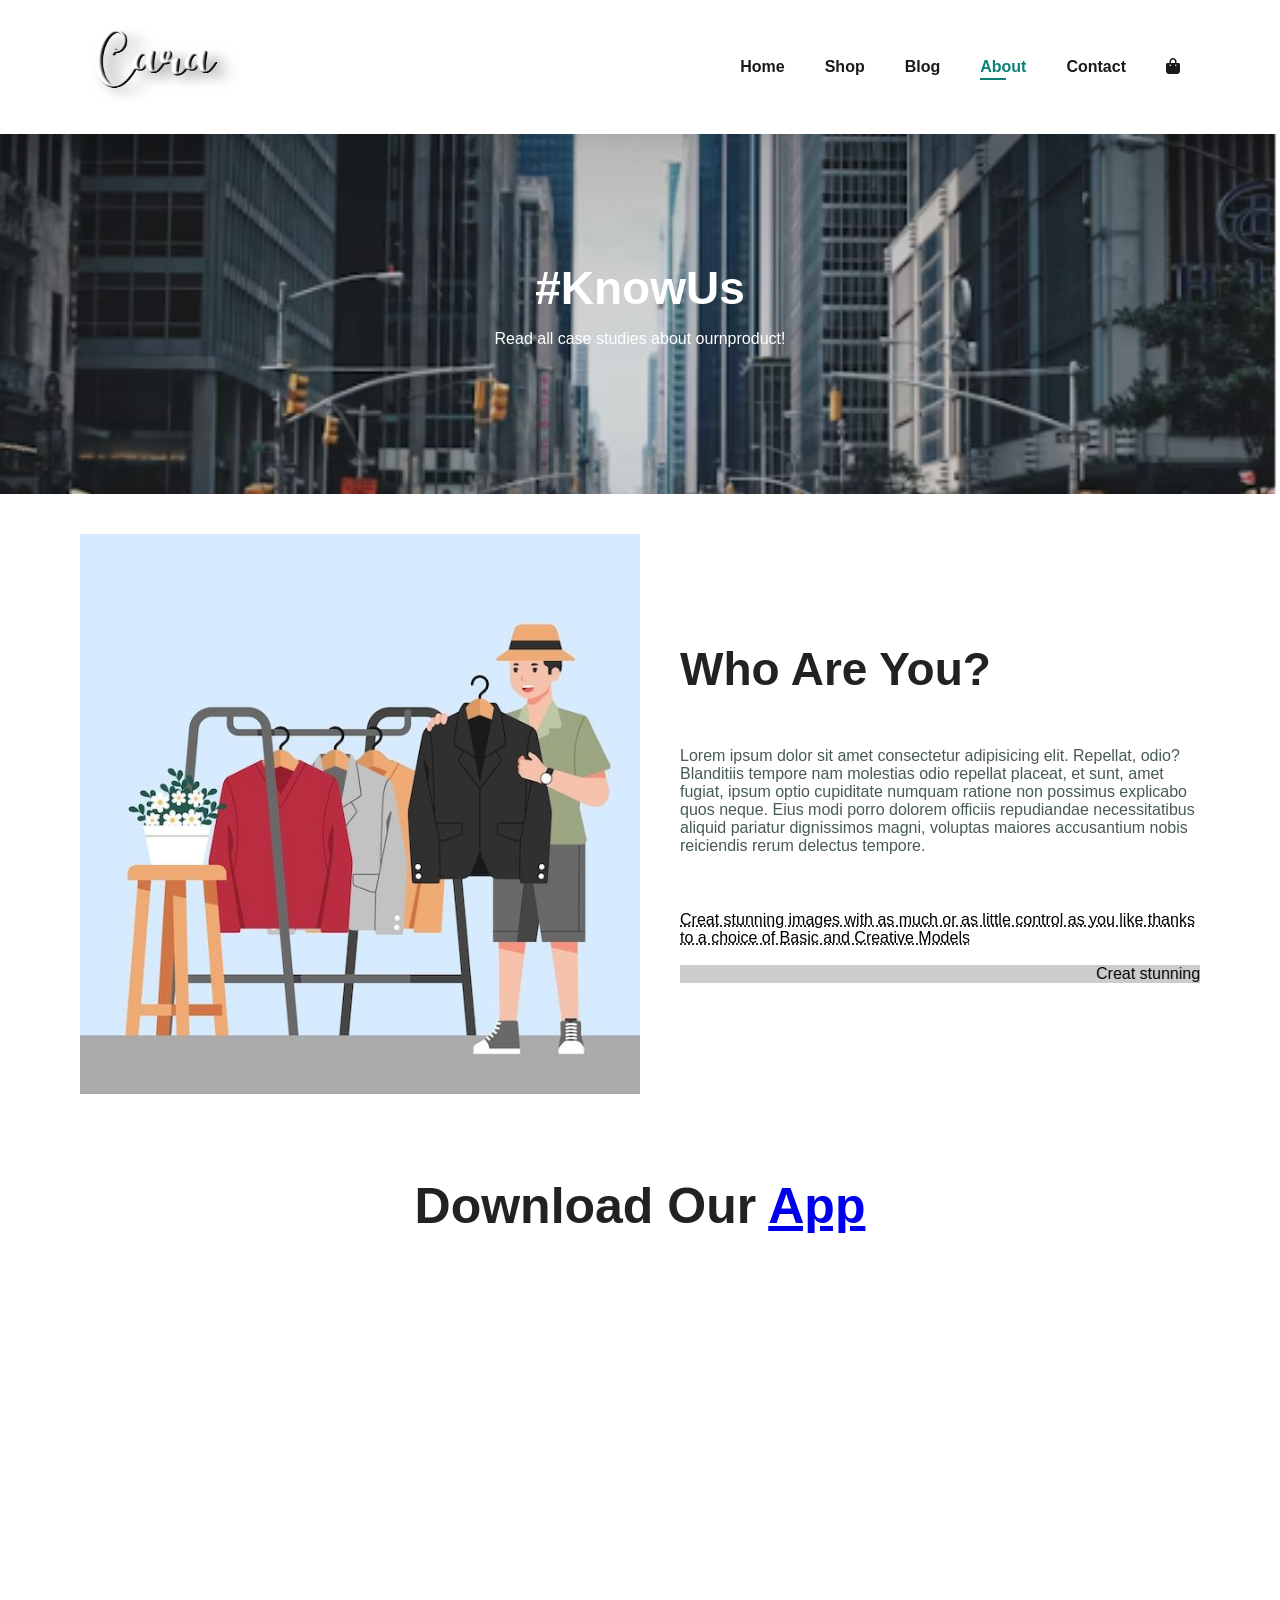
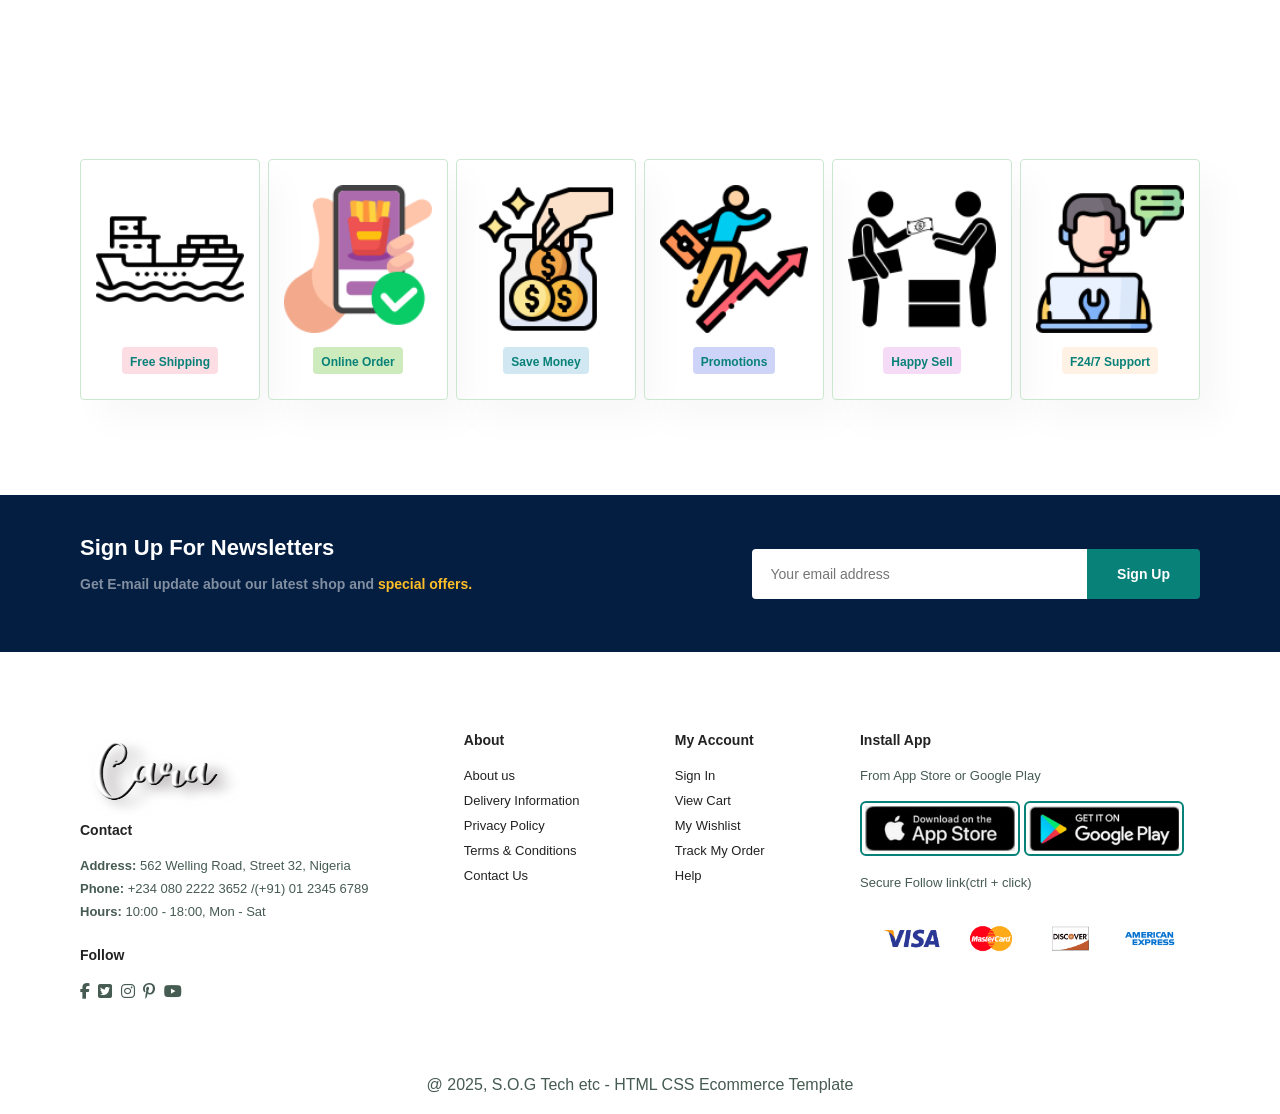
<file: about.html>
<!DOCTYPE html>
<html lang="en">
<head>
    <meta charset="UTF-8">
    <meta name="viewport" content="width=device-width, initial-scale=1.0">
    <title>S.O.G.codes Ecommerce site</title>
    <link rel="stylesheet" href="./style.css">
    <link rel="stylesheet" href="https://cdnjs.cloudflare.com/ajax/libs/font-awesome/6.7.2/css/all.min.css" integrity="sha512-Evv84Mr4kqVGRNSgIGL/F/aIDqQb7xQ2vcrdIwxfjThSH8CSR7PBEakCr51Ck+w+/U6swU2Im1vVX0SVk9ABhg==" crossorigin="anonymous" referrerpolicy="no-referrer" />
</head>
<body>
    
   <section id="header">
        <a href="#"><img src="images/Cara-7-2-2025 (1).png" class="logo" alt=""></a>

        <div>
            <ul id="navbar">
                <li><a href="index.html">Home</a></li>
                <li><a  href="shop.html">Shop</a></li>
                <li><a   href="blog.html">Blog</a></li>
                <li><a class="active" href="about.html">About</a></li>
                <li><a href="contact.html">Contact</a></li>
                <li><a id="lg-bag" href="cart.html"><i class="fa-solid fa-bag-shopping"></i></i></a></li>
                <a href="#" id="close" ><i class="fa-regular fa-circle-xmark"></i></a>
            </ul>
        </div>
        <div id="mobile">
            <a style="color: black;" href="cart.html"><i class="fa-solid fa-bag-shopping"></i></i></a>
            <i id="bar" class="fa-solid fa-outdent"></i>
        </div>
   </section>

   <section id="page-header" class="about-header">
        <h2>#KnowUs</h2>

        <p>Read all case studies about ournproduct! </p>
   </section>

   <section id="about-head" class="section-p1">
        <img src="images/tw2f9506b674cca37db0cd964be3420cd32.jpg" alt="">
        <div>
            <h2>Who Are You?</h2>
            <br>
            <br>
            <p>Lorem ipsum dolor sit amet consectetur adipisicing elit. Repellat, odio? Blanditiis tempore nam molestias odio repellat placeat, et sunt, amet fugiat, ipsum optio cupiditate numquam ratione non possimus explicabo quos neque. Eius modi porro dolorem officiis repudiandae necessitatibus aliquid pariatur dignissimos magni, voluptas maiores accusantium nobis reiciendis rerum delectus tempore.</p>

            <br>
            <br>
            <abbr title="">Creat stunning images with as much or as little control as you like thanks to a choice of Basic and Creative Models</abbr>
            <br>
            <br>
            <marquee bgcolor="#ccc" loop="-1" scrollamount="5" width="100%">Creat stunning images with as much or as little control as you like thanks to a choice of Basic and Creative Models</marquee>
        </div>
   </section>

   <section id="about-app" class="section-p1">
    <h1>Download Our <a href="#">App</a> </h1>
    <div class="video">
        <video autoplay muted loop src="images/Wa Video 2025-12-10 at 21.36.11_726a0767.mp4"></video>
    </div>
   </section>

   <section id="feature" class="section-p1"> 
        <div class="fe-box">
            <img src="images/image copy.png" alt="">
            <h6 class="col-1">Free Shipping</h6>
        </div>
        <div class="fe-box">
            <img src="images/image.png" alt="">
            <h6 class="col-2">Online Order</h6>
        </div>
        <div class="fe-box">
            <img src="images/image copy 2.png" alt="">
            <h6 class="col-3">Save Money</h6>
        </div>
        <div class="fe-box">
            <img src="images/1589592.png" alt="">
            <h6 class="col-4">Promotions</h6>
        </div>
        <div class="fe-box">
            <img src="images/9930001.png" alt="">
            <h6 class="col-5">Happy Sell</h6>
        </div>
        <div class="fe-box">
            <img src="images/4233834.png" alt="">
            <h6 class="col-6">F24/7 Support</h6>
        </div>
   </section>

   <section id="newslatter" class="section-p1 section-m1">
    <div class="newstext">
        <h4>Sign Up For Newsletters</h4>
        <p>Get E-mail update about our latest shop and <span>special offers.</span></p>
    </div>
    <div class="form">
        <input type="text" placeholder="Your email address">
        <button class="normal">Sign Up</button>
    </div>
   </section>


   <footer class="section-p1">
    <div class="col">
        <img class="logo" src="images/Cara-7-2-2025 (1).png" alt="">
        <h4>Contact</h4>
        <p><strong>Address:</strong> 562 Welling Road, Street 32, Nigeria</p>
        <p><strong>Phone:</strong> +234 080 2222 3652 /(+91) 01 2345 6789</p>
        <p><strong>Hours:</strong> 10:00 - 18:00, Mon - Sat</p>
        <div class="follow">
            <h4>Follow</h4>
            <div class="icon">
                <i class="fa-brands fa-facebook-f"></i>
                <i class="fa-brands fa-square-twitter"></i>
                <i class="fa-brands fa-instagram"></i>
                <i class="fa-brands fa-pinterest-p"></i>
                <i class="fa-brands fa-youtube"></i>
            </div>
        </div>
    </div>
    <div class="col">
        <h4>About</h4>
        <a href="#">About us</a>
        <a href="#">Delivery Information</a>
        <a href="#">Privacy Policy</a>
        <a href="#">Terms & Conditions</a>
        <a href="#">Contact Us</a>
    </div>
    <div class="col">
        <h4>My Account</h4>
        <a href="#">Sign In</a>
        <a href="#">View Cart</a>
        <a href="#">My Wishlist</a>
        <a href="#">Track My Order</a>
        <a href="#">Help</a>
    </div>

    <div class="col install">
        <h4>Install App</h4>
        <p>From App Store or Google Play</p>
        <div class="row">
            <img src="images/Screenshot 2025-07-07 124717.png" alt="">
            <img src="images/Screenshot 2025-07-07 124629.png" alt="">
        </div>
        <p>Secure Follow link(ctrl + click)</p>
        <img src="images/png-clipart-logo-visa-credit-card-business-visa-text-trademark-background.png" alt="">
    </div>

    

   </footer>

   <div class="copyright">
        <p>@ 2025, S.O.G Tech etc - HTML CSS Ecommerce Template</p>
    </div>


    <script src="./script.js"></script>
    <script src="./all.js"></script>
</body>
</html>
</file>
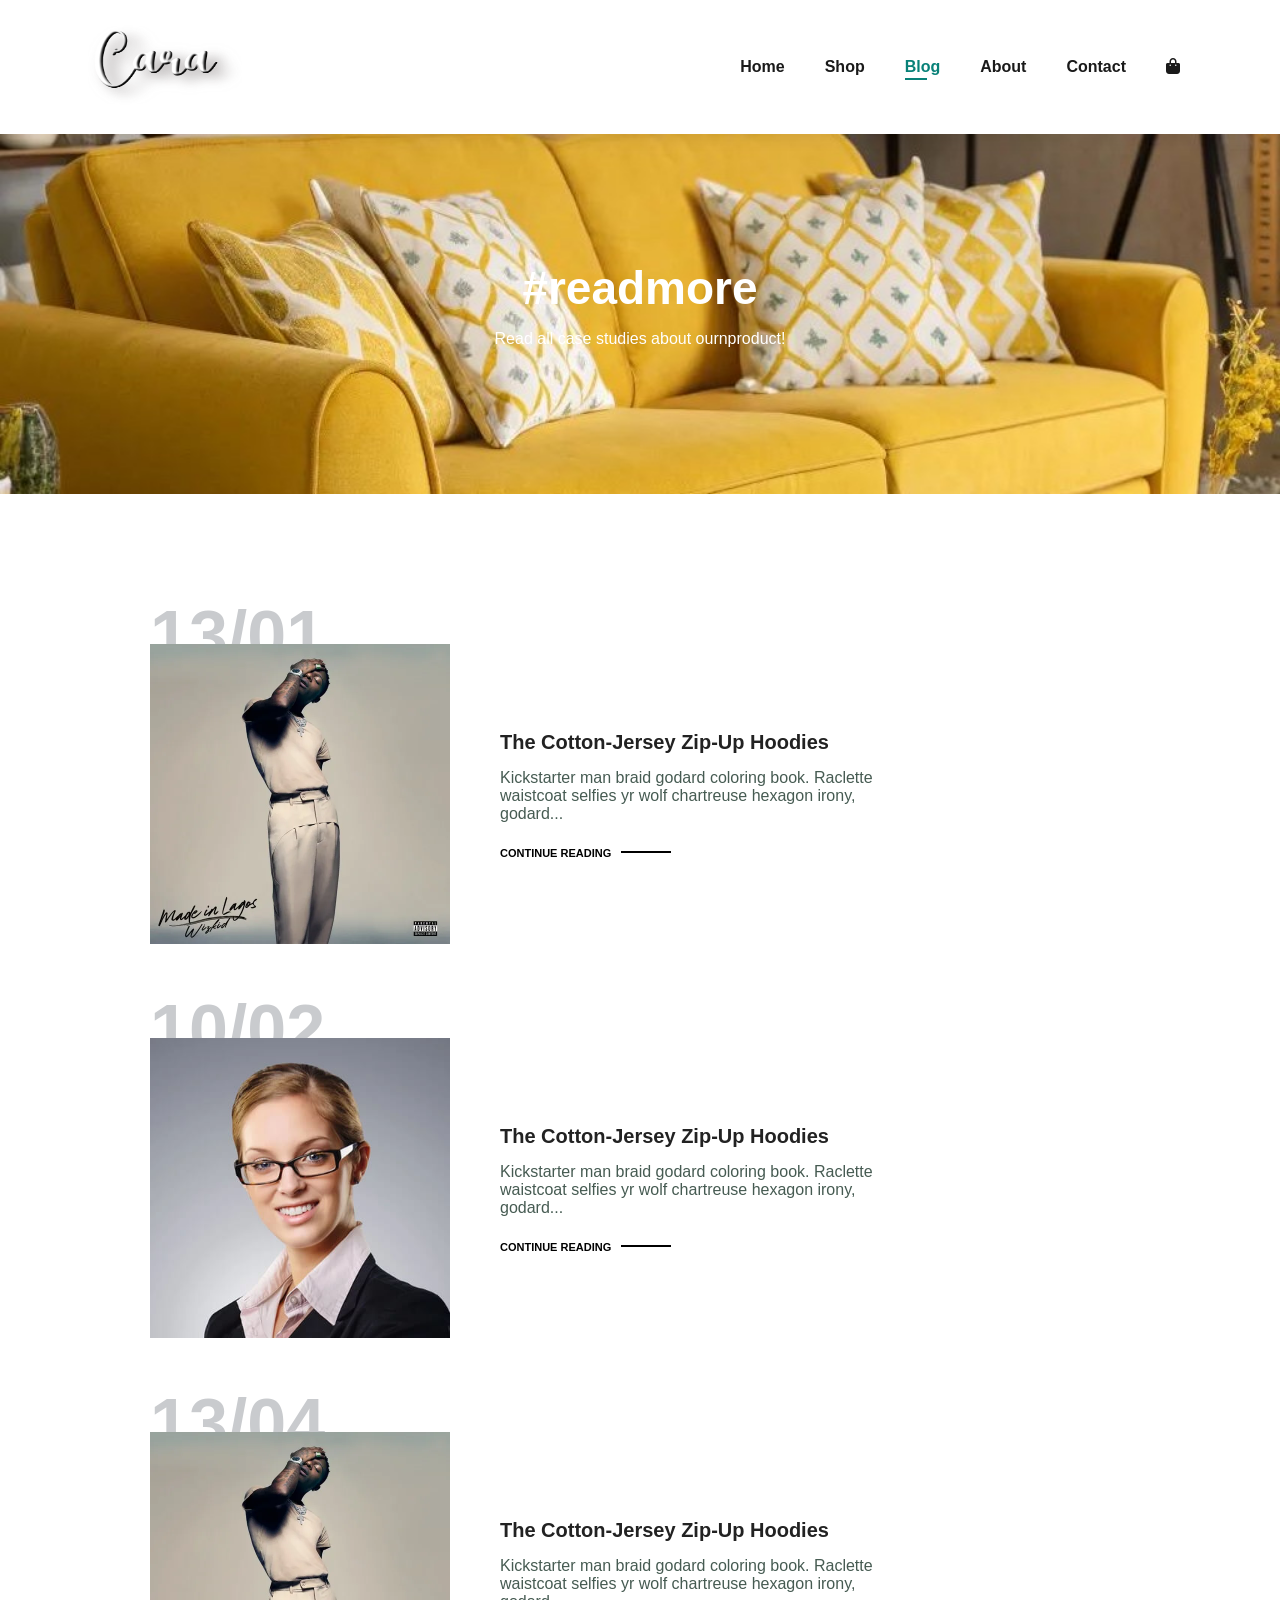
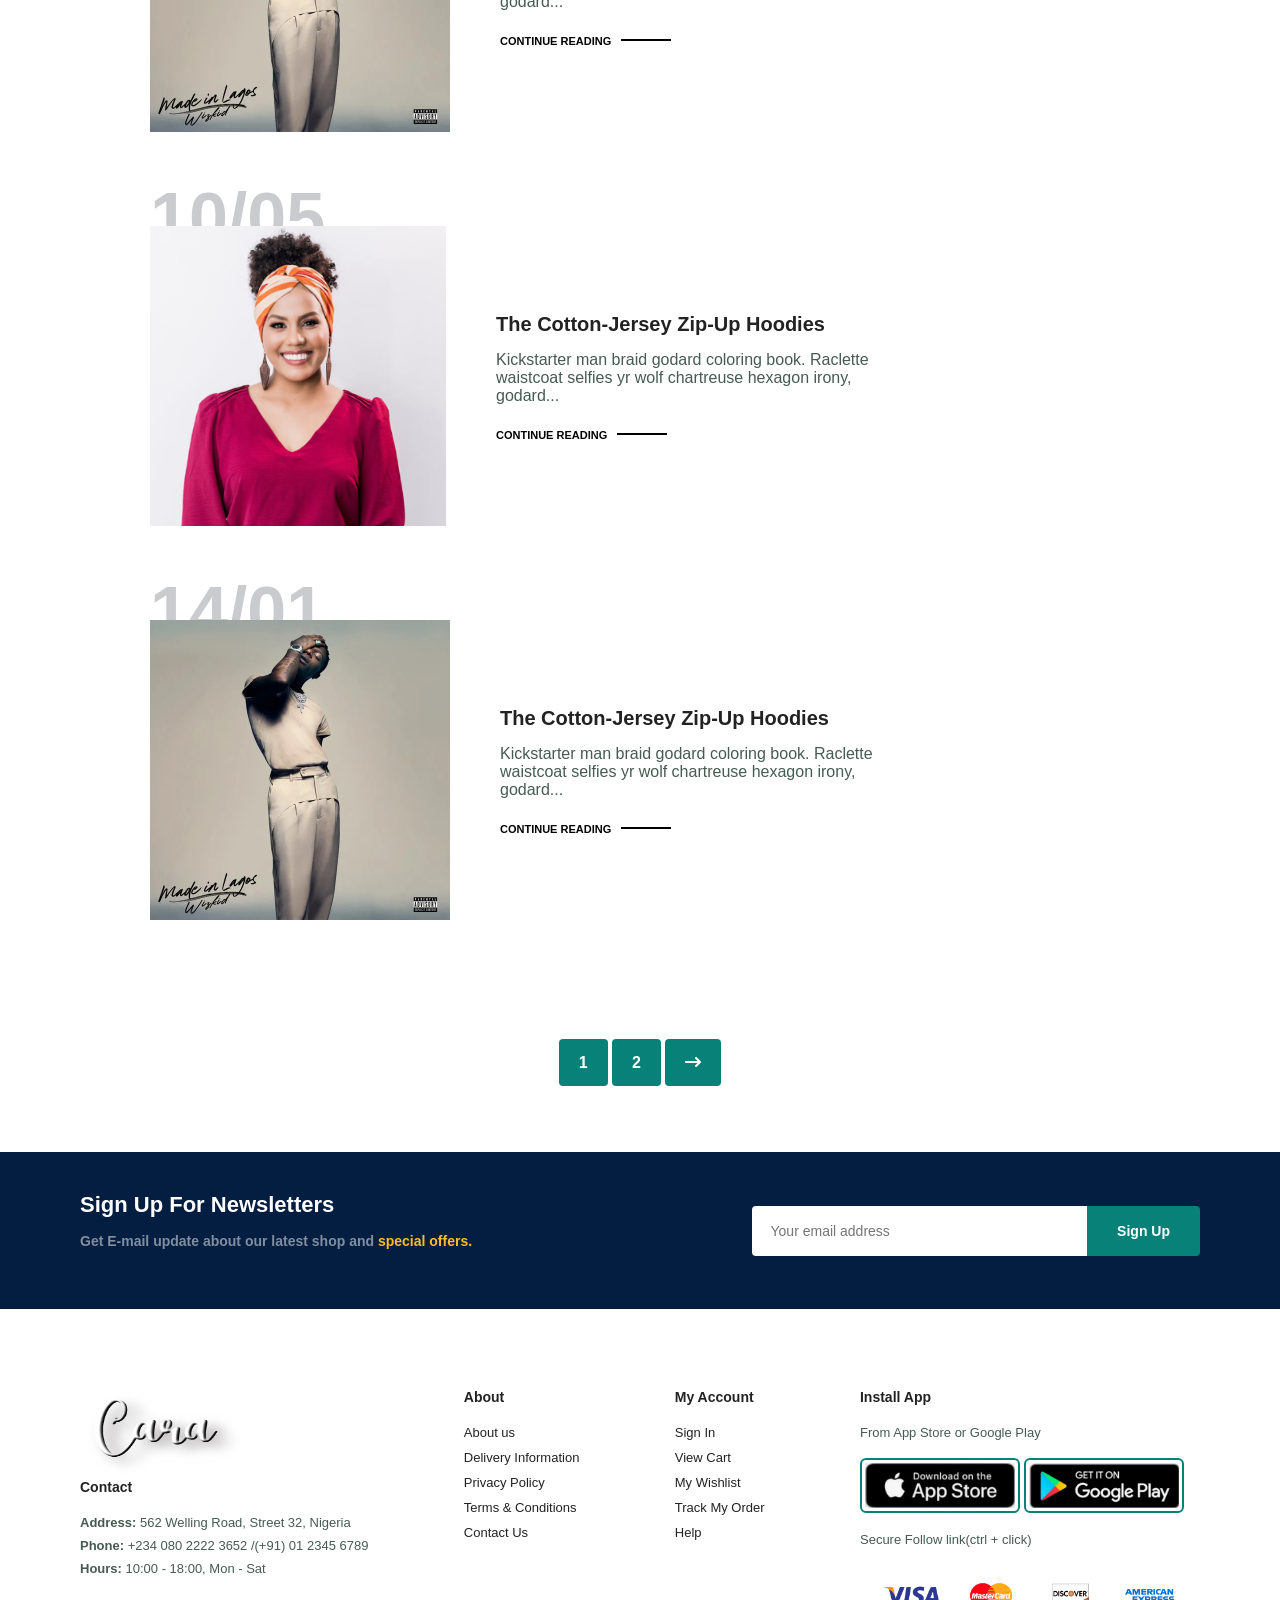
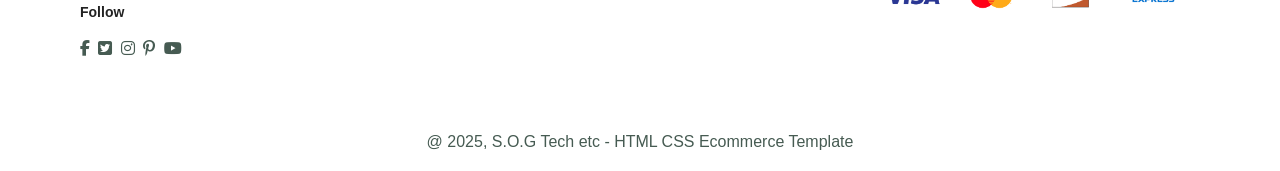
<file: blog.html>
<!DOCTYPE html>
<html lang="en">
<head>
    <meta charset="UTF-8">
    <meta name="viewport" content="width=device-width, initial-scale=1.0">
    <title>S.O.G.codes Ecommerce site</title>
    <link rel="stylesheet" href="./style.css">
    <link rel="stylesheet" href="https://cdnjs.cloudflare.com/ajax/libs/font-awesome/6.7.2/css/all.min.css" integrity="sha512-Evv84Mr4kqVGRNSgIGL/F/aIDqQb7xQ2vcrdIwxfjThSH8CSR7PBEakCr51Ck+w+/U6swU2Im1vVX0SVk9ABhg==" crossorigin="anonymous" referrerpolicy="no-referrer" />
</head>
<body>
    
   <section id="header">
        <a href="#"><img src="images/Cara-7-2-2025 (1).png" class="logo" alt=""></a>

        <div>
            <ul id="navbar">
                <li><a href="index.html">Home</a></li>
                <li><a  href="shop.html">Shop</a></li>
                <li><a class="active" href="blog.html">Blog</a></li>
                <li><a href="about.html">About</a></li>
                <li><a href="contact.html">Contact</a></li>
                <li><a id="lg-bag" href="cart.html"><i class="fa-solid fa-bag-shopping"></i></i></a></li>
                <a href="#" id="close" ><i class="fa-regular fa-circle-xmark"></i></a>
            </ul>
        </div>
        <div id="mobile">
            <a style="color: black;" href="cart.html"><i class="fa-solid fa-bag-shopping"></i></i></a>
            <i id="bar" class="fa-solid fa-outdent"></i>
        </div>
   </section>

   <section id="page-header" class="blog-header">
        <h2>#readmore</h2>

        <p>Read all case studies about ournproduct! </p>
   </section>


   <section id="blog">
    <div class="blog-box">
        <div class="blog-image">
            <img src="images/Wizkid.webp" alt="">
        </div>
        <div class="blog-details">
            <h4>The Cotton-Jersey Zip-Up Hoodies</h4>
            <p>Kickstarter man braid godard coloring book. Raclette waistcoat selfies yr wolf chartreuse hexagon irony, godard...</p>
            <a href="">CONTINUE READING</a>
        </div>
        <h1>13/01</h1>
    </div>
    <div class="blog-box">
        <div class="blog-image">
            <img src="images/testimonials-3.jpg" alt="">
        </div>
        <div class="blog-details">
            <h4>The Cotton-Jersey Zip-Up Hoodies</h4>
            <p>Kickstarter man braid godard coloring book. Raclette waistcoat selfies yr wolf chartreuse hexagon irony, godard...</p>
            <a href="">CONTINUE READING</a>
        </div>
        <h1>10/02</h1>
    </div>
    <div class="blog-box">
        <div class="blog-image">
            <img src="images/Wizkid.webp" alt="">
        </div>
        <div class="blog-details">
            <h4>The Cotton-Jersey Zip-Up Hoodies</h4>
            <p>Kickstarter man braid godard coloring book. Raclette waistcoat selfies yr wolf chartreuse hexagon irony, godard...</p>
            <a href="">CONTINUE READING</a>
        </div>
        <h1>13/04</h1>
    </div>
    <div class="blog-box">
        <div class="blog-image">
            <img src="images/Screenshot 2025-03-08 112718.png" alt="">
        </div>
        <div class="blog-details">
            <h4>The Cotton-Jersey Zip-Up Hoodies</h4>
            <p>Kickstarter man braid godard coloring book. Raclette waistcoat selfies yr wolf chartreuse hexagon irony, godard...</p>
            <a href="">CONTINUE READING</a>
        </div>
        <h1>10/05</h1>
    </div>
    <div class="blog-box">
        <div class="blog-image">
            <img src="images/Wizkid.webp" alt="">
        </div>
        <div class="blog-details">
            <h4>The Cotton-Jersey Zip-Up Hoodies</h4>
            <p>Kickstarter man braid godard coloring book. Raclette waistcoat selfies yr wolf chartreuse hexagon irony, godard...</p>
            <a href="">CONTINUE READING</a>
        </div>
        <h1>14/01</h1>
    </div>
   </section>

   <section id="pagination" class="section-p1">
    <a href="#">1</a>
    <a href="#">2</a>
    <a href="#"><i class="fa-solid fa-arrow-right-long"></i></a>
   </section>
   

   <section id="newslatter" class="section-p1 section-m1">
    <div class="newstext">
        <h4>Sign Up For Newsletters</h4>
        <p>Get E-mail update about our latest shop and <span>special offers.</span></p>
    </div>
    <div class="form">
        <input type="text" placeholder="Your email address">
        <button class="normal">Sign Up</button>
    </div>
   </section>

   <footer class="section-p1">
    <div class="col">
        <img class="logo" src="images/Cara-7-2-2025 (1).png" alt="">
        <h4>Contact</h4>
        <p><strong>Address:</strong> 562 Welling Road, Street 32, Nigeria</p>
        <p><strong>Phone:</strong> +234 080 2222 3652 /(+91) 01 2345 6789</p>
        <p><strong>Hours:</strong> 10:00 - 18:00, Mon - Sat</p>
        <div class="follow">
            <h4>Follow</h4>
            <div class="icon">
                <i class="fa-brands fa-facebook-f"></i>
                <i class="fa-brands fa-square-twitter"></i>
                <i class="fa-brands fa-instagram"></i>
                <i class="fa-brands fa-pinterest-p"></i>
                <i class="fa-brands fa-youtube"></i>
            </div>
        </div>
    </div>
    <div class="col">
        <h4>About</h4>
        <a href="#">About us</a>
        <a href="#">Delivery Information</a>
        <a href="#">Privacy Policy</a>
        <a href="#">Terms & Conditions</a>
        <a href="#">Contact Us</a>
    </div>
    <div class="col">
        <h4>My Account</h4>
        <a href="#">Sign In</a>
        <a href="#">View Cart</a>
        <a href="#">My Wishlist</a>
        <a href="#">Track My Order</a>
        <a href="#">Help</a>
    </div>

    <div class="col install">
        <h4>Install App</h4>
        <p>From App Store or Google Play</p>
        <div class="row">
            <img src="images/Screenshot 2025-07-07 124717.png" alt="">
            <img src="images/Screenshot 2025-07-07 124629.png" alt="">
        </div>
        <p>Secure Follow link(ctrl + click)</p>
        <img src="images/png-clipart-logo-visa-credit-card-business-visa-text-trademark-background.png" alt="">
    </div>

    

   </footer>

   <div class="copyright">
        <p>@ 2025, S.O.G Tech etc - HTML CSS Ecommerce Template</p>
    </div>


    <script src="./script.js"></script>
    <script src="./all.js"></script>
</body>
</html>
</file>
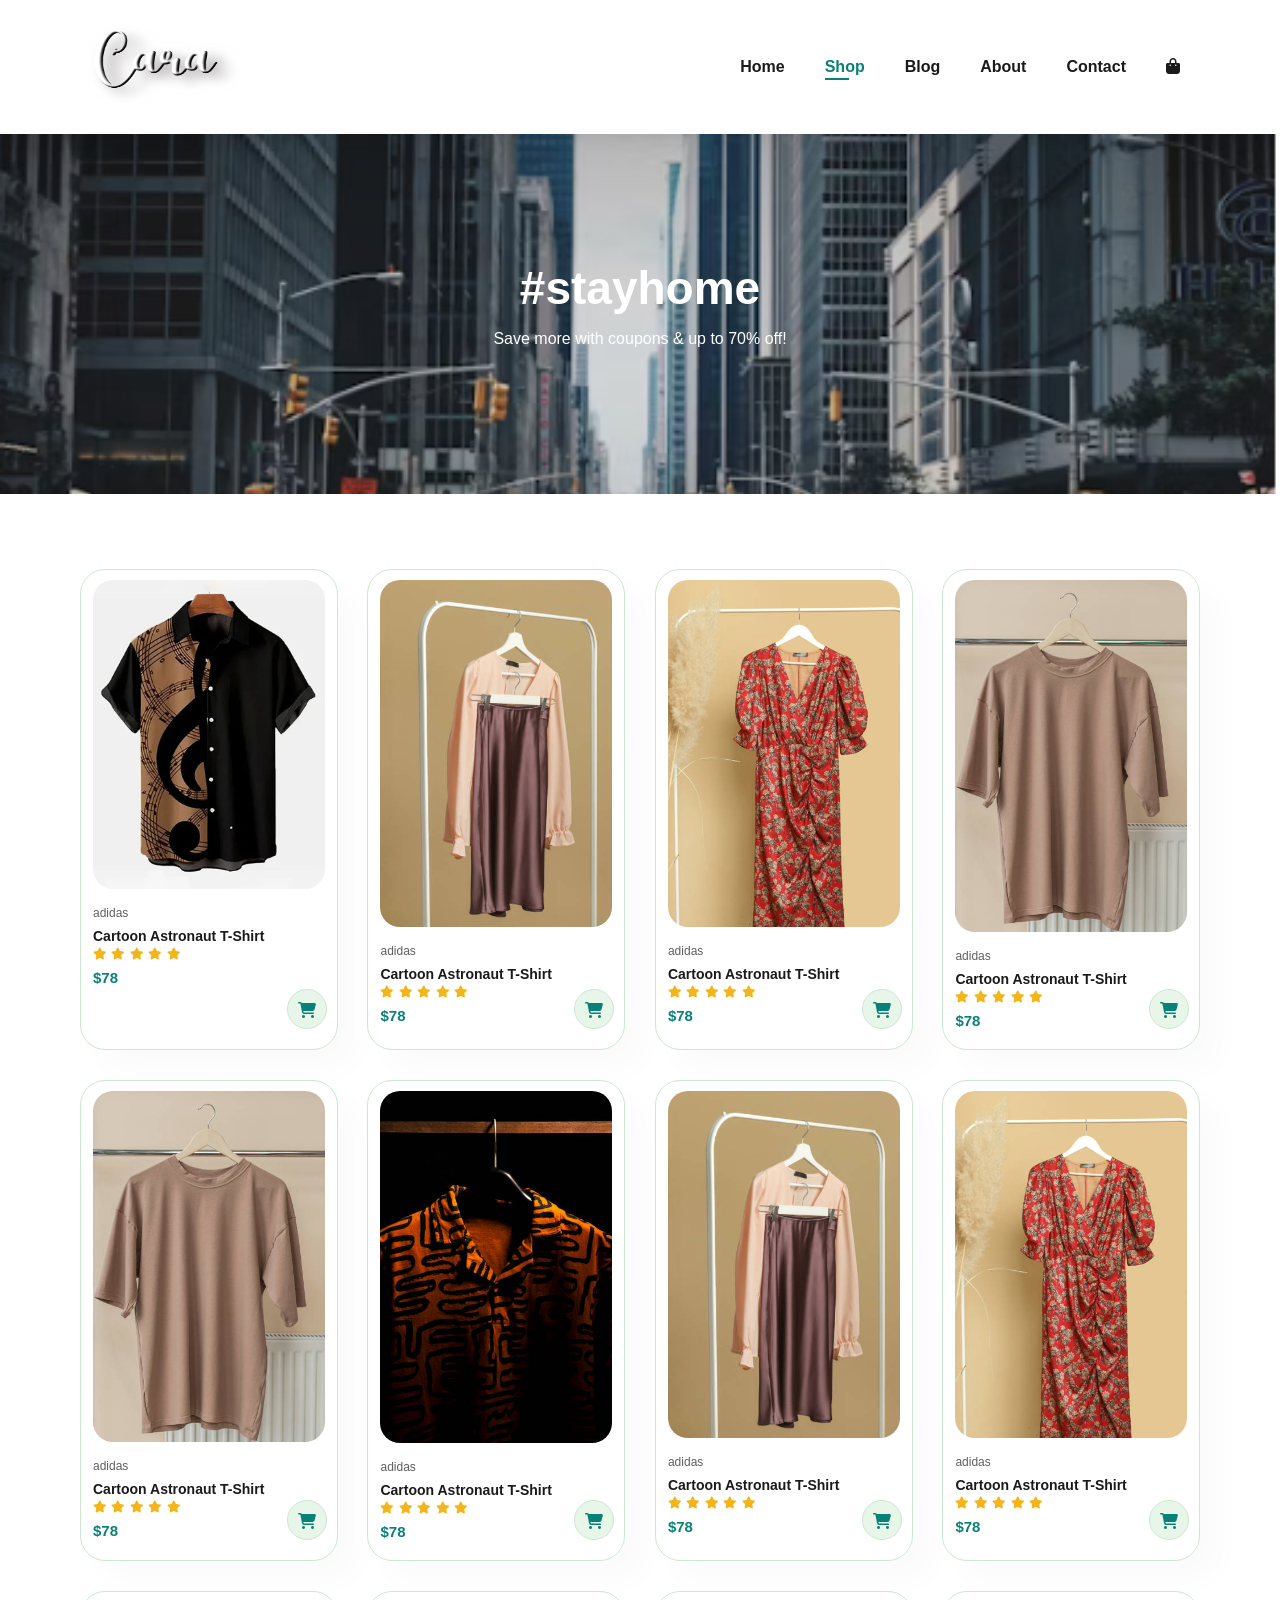
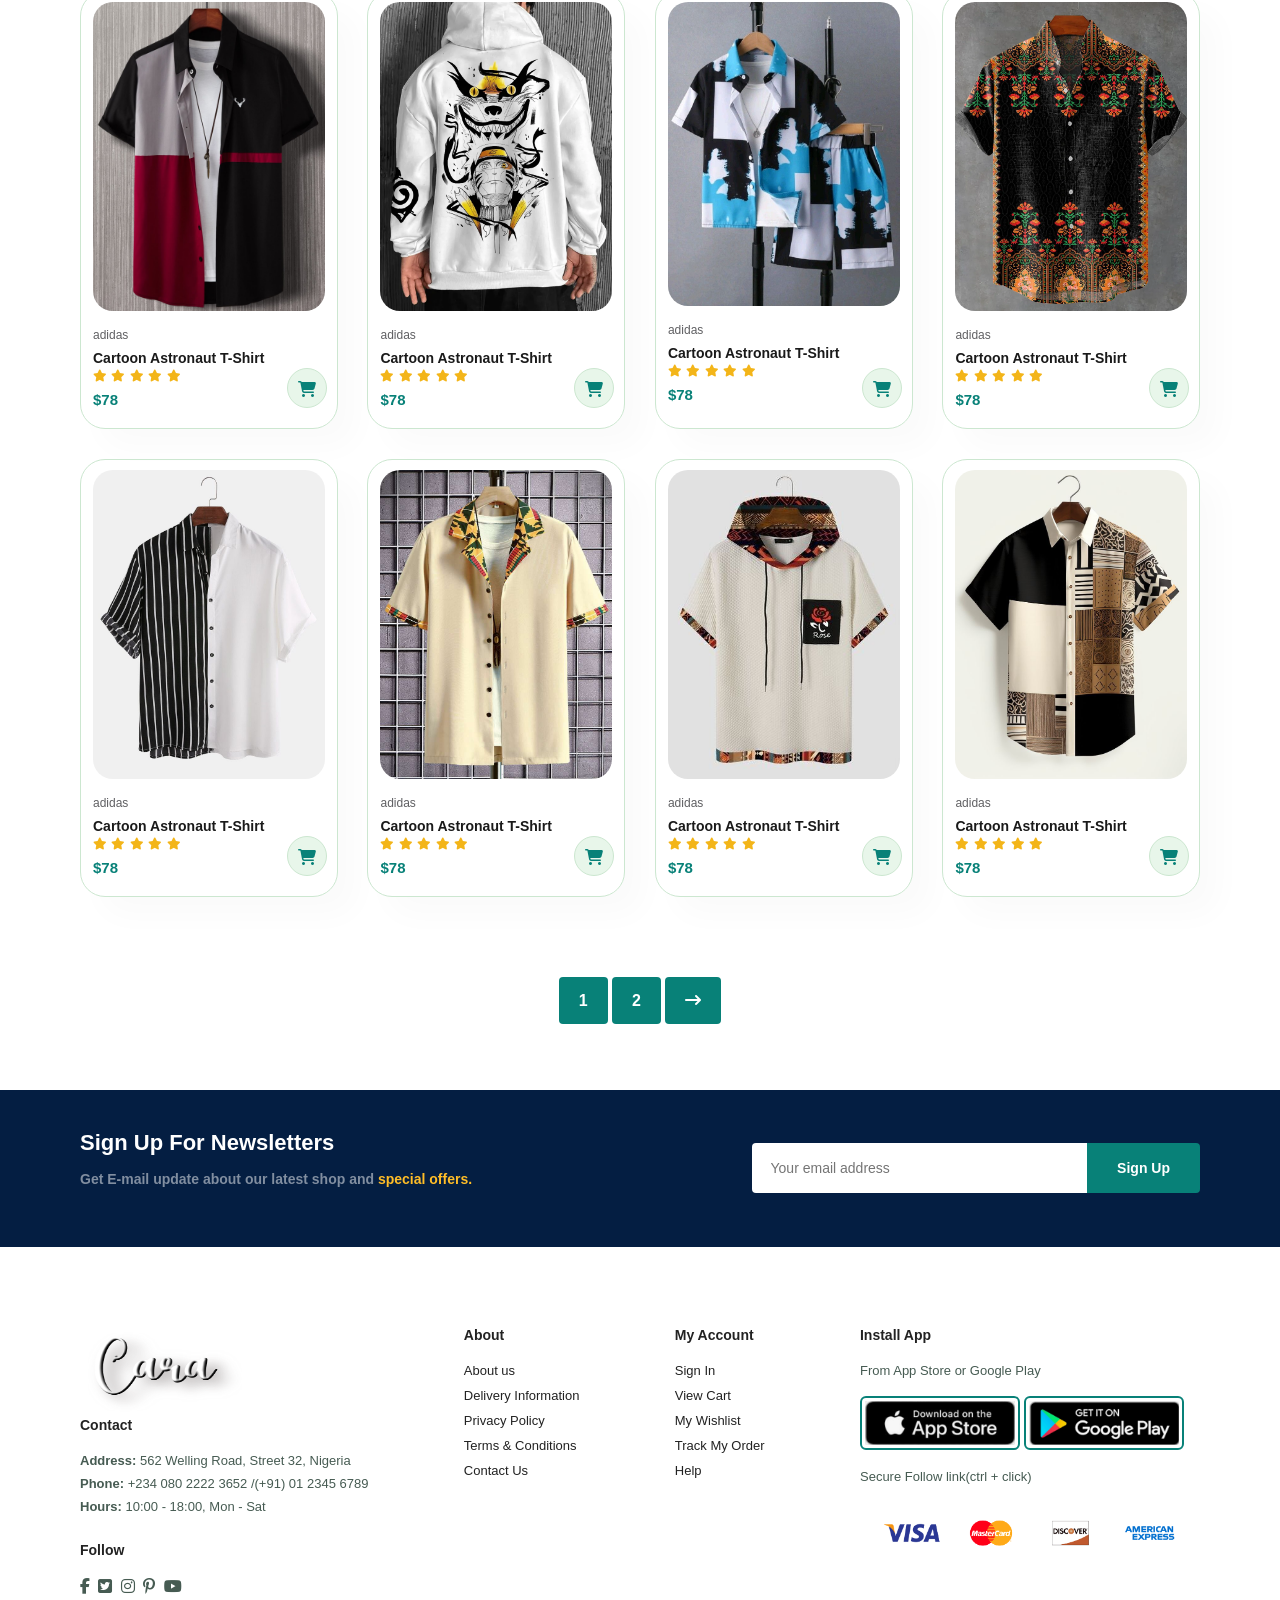
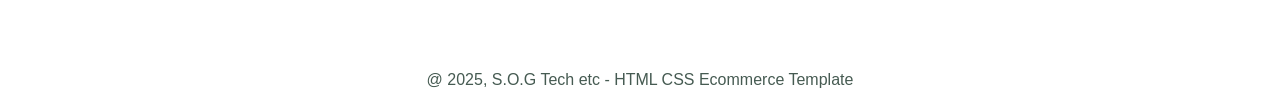
<file: shop.html>
<!DOCTYPE html>
<html lang="en">
<head>
    <meta charset="UTF-8">
    <meta name="viewport" content="width=device-width, initial-scale=1.0">
    <title>S.O.G.codes Ecommerce site</title>
    <link rel="stylesheet" href="./style.css">
    <link rel="stylesheet" href="https://cdnjs.cloudflare.com/ajax/libs/font-awesome/6.7.2/css/all.min.css" integrity="sha512-Evv84Mr4kqVGRNSgIGL/F/aIDqQb7xQ2vcrdIwxfjThSH8CSR7PBEakCr51Ck+w+/U6swU2Im1vVX0SVk9ABhg==" crossorigin="anonymous" referrerpolicy="no-referrer" />
</head>
<body>
    
   <section id="header">
        <a href="#"><img src="images/Cara-7-2-2025 (1).png" class="logo" alt=""></a>

        <div>
            <ul id="navbar">
                <li><a href="index.html">Home</a></li>
                <li><a class="active" href="shop.html">Shop</a></li>
                <li><a href="blog.html">Blog</a></li>
                <li><a href="about.html">About</a></li>
                <li><a href="contact.html">Contact</a></li>
                <li><a id="lg-bag" href="cart.html"><i class="fa-solid fa-bag-shopping"></i></i></a></li>
                <a href="#" id="close" ><i class="fa-regular fa-circle-xmark"></i></a>
            </ul>
        </div>
        <div id="mobile">
            <a style="color: black;" href="cart.html"><i class="fa-solid fa-bag-shopping"></i></i></a>
            <i id="bar" class="fa-solid fa-outdent"></i>
        </div>
   </section>

   <section id="page-header">
        <h2>#stayhome</h2>

        <p>Save more with coupons & up to 70% off!</p>
   </section>

   <section id="product1" class="section-p1">
        <div class="pro-container">
            <div class="pro" onclick="window.location.href='sproduct.html';">
                <img src="images/c7a6ea16b69211cd4e94aaaa280bcd1a.webp" alt="">
                <div class="des">
                    <span>adidas</span>
                    <h5>Cartoon Astronaut T-Shirt</h5>
                    <div class="star">
                        <i class="fa-solid fa-star"></i>
                        <i class="fa-solid fa-star"></i>
                        <i class="fa-solid fa-star"></i>
                        <i class="fa-solid fa-star"></i>
                        <i class="fa-solid fa-star"></i>
                    </div>
                    <h4>$78</h4>
                </div>
                <a href="#"><i class="fa-solid fa-cart-shopping cart"></i></a>
            </div>
            <div class="pro">
                <img src="images/istockphoto-1468339417-612x612.jpg" alt="">
                <div class="des">
                    <span>adidas</span>
                    <h5>Cartoon Astronaut T-Shirt</h5>
                    <div class="star">
                        <i class="fa-solid fa-star"></i>
                        <i class="fa-solid fa-star"></i>
                        <i class="fa-solid fa-star"></i>
                        <i class="fa-solid fa-star"></i>
                        <i class="fa-solid fa-star"></i>
                    </div>
                    <h4>$78</h4>
                </div>
                <a href="#"><i class="fa-solid fa-cart-shopping cart"></i></a>
            </div>
            <div class="pro">
                <img src="images/istockphoto-1473731749-612x612.jpg" alt="">
                <div class="des">
                    <span>adidas</span>
                    <h5>Cartoon Astronaut T-Shirt</h5>
                    <div class="star">
                        <i class="fa-solid fa-star"></i>
                        <i class="fa-solid fa-star"></i>
                        <i class="fa-solid fa-star"></i>
                        <i class="fa-solid fa-star"></i>
                        <i class="fa-solid fa-star"></i>
                    </div>
                    <h4>$78</h4>
                </div>
                <a href="#"><i class="fa-solid fa-cart-shopping cart"></i></a>
            </div>
            <div class="pro">
                <img src="images/istockphoto-1331517088-612x612.jpg" alt="">
                <div class="des">
                    <span>adidas</span>
                    <h5>Cartoon Astronaut T-Shirt</h5>
                    <div class="star">
                        <i class="fa-solid fa-star"></i>
                        <i class="fa-solid fa-star"></i>
                        <i class="fa-solid fa-star"></i>
                        <i class="fa-solid fa-star"></i>
                        <i class="fa-solid fa-star"></i>
                    </div>
                    <h4>$78</h4>
                </div>
                <a href="#"><i class="fa-solid fa-cart-shopping cart"></i></a>
            </div>
            <div class="pro">
                <img src="images/istockphoto-1331517088-612x612.jpg" alt="">
                <div class="des">
                    <span>adidas</span>
                    <h5>Cartoon Astronaut T-Shirt</h5>
                    <div class="star">
                        <i class="fa-solid fa-star"></i>
                        <i class="fa-solid fa-star"></i>
                        <i class="fa-solid fa-star"></i>
                        <i class="fa-solid fa-star"></i>
                        <i class="fa-solid fa-star"></i>
                    </div>
                    <h4>$78</h4>
                </div>
                <a href="#"><i class="fa-solid fa-cart-shopping cart"></i></a>
            </div>
            <div class="pro">
                <img src="images/istockphoto-2201541172-612x612.jpg" alt="">
                <div class="des">
                    <span>adidas</span>
                    <h5>Cartoon Astronaut T-Shirt</h5>
                    <div class="star">
                        <i class="fa-solid fa-star"></i>
                        <i class="fa-solid fa-star"></i>
                        <i class="fa-solid fa-star"></i>
                        <i class="fa-solid fa-star"></i>
                        <i class="fa-solid fa-star"></i>
                    </div>
                    <h4>$78</h4>
                </div>
                <a href="#"><i class="fa-solid fa-cart-shopping cart"></i></a>
            </div>
            <div class="pro">
                <img src="images/istockphoto-1468339417-612x612.jpg" alt="">
                <div class="des">
                    <span>adidas</span>
                    <h5>Cartoon Astronaut T-Shirt</h5>
                    <div class="star">
                        <i class="fa-solid fa-star"></i>
                        <i class="fa-solid fa-star"></i>
                        <i class="fa-solid fa-star"></i>
                        <i class="fa-solid fa-star"></i>
                        <i class="fa-solid fa-star"></i>
                    </div>
                    <h4>$78</h4>
                </div>
                <a href="#"><i class="fa-solid fa-cart-shopping cart"></i></a>
            </div>
            <div class="pro">
                <img src="images/istockphoto-1473731749-612x612.jpg" alt="">
                <div class="des">
                    <span>adidas</span>
                    <h5>Cartoon Astronaut T-Shirt</h5>
                    <div class="star">
                        <i class="fa-solid fa-star"></i>
                        <i class="fa-solid fa-star"></i>
                        <i class="fa-solid fa-star"></i>
                        <i class="fa-solid fa-star"></i>
                        <i class="fa-solid fa-star"></i>
                    </div>
                    <h4>$78</h4>
                </div>
                <a href="#"><i class="fa-solid fa-cart-shopping cart"></i></a>
            </div>

            <div class="pro">
                <img src="images/0d4781e7e6326c39c6eb135bfe3ed413.jpg" alt="">
                <div class="des">
                    <span>adidas</span>
                    <h5>Cartoon Astronaut T-Shirt</h5>
                    <div class="star">
                        <i class="fa-solid fa-star"></i>
                        <i class="fa-solid fa-star"></i>
                        <i class="fa-solid fa-star"></i>
                        <i class="fa-solid fa-star"></i>
                        <i class="fa-solid fa-star"></i>
                    </div>
                    <h4>$78</h4>
                </div>
                <a href="#"><i class="fa-solid fa-cart-shopping cart"></i></a>
            </div>
            <div class="pro">
                <img src="images/0e48136f39028cf666eb2cd7bfd8dff5ef28f235_750x.webp" alt="">
                <div class="des">
                    <span>adidas</span>
                    <h5>Cartoon Astronaut T-Shirt</h5>
                    <div class="star">
                        <i class="fa-solid fa-star"></i>
                        <i class="fa-solid fa-star"></i>
                        <i class="fa-solid fa-star"></i>
                        <i class="fa-solid fa-star"></i>
                        <i class="fa-solid fa-star"></i>
                    </div>
                    <h4>$78</h4>
                </div>
                <a href="#"><i class="fa-solid fa-cart-shopping cart"></i></a>
            </div>
            <div class="pro">
                <img src="images/1d6f173453d9537ba2dc8e499dbe4677.jpg" alt="">
                <div class="des">
                    <span>adidas</span>
                    <h5>Cartoon Astronaut T-Shirt</h5>
                    <div class="star">
                        <i class="fa-solid fa-star"></i>
                        <i class="fa-solid fa-star"></i>
                        <i class="fa-solid fa-star"></i>
                        <i class="fa-solid fa-star"></i>
                        <i class="fa-solid fa-star"></i>
                    </div>
                    <h4>$78</h4>
                </div>
                <a href="#"><i class="fa-solid fa-cart-shopping cart"></i></a>
            </div>
            <div class="pro">
                <img src="images/b807444dae62a588f36dbd2781a59b5d_900x.webp" alt="">
                <div class="des">
                    <span>adidas</span>
                    <h5>Cartoon Astronaut T-Shirt</h5>
                    <div class="star">
                        <i class="fa-solid fa-star"></i>
                        <i class="fa-solid fa-star"></i>
                        <i class="fa-solid fa-star"></i>
                        <i class="fa-solid fa-star"></i>
                        <i class="fa-solid fa-star"></i>
                    </div>
                    <h4>$78</h4>
                </div>
                <a href="#"><i class="fa-solid fa-cart-shopping cart"></i></a>
            </div>
            <div class="pro">
                <img src="images/def3435f04969555a47fe2e60e669365.jpg" alt="">
                <div class="des">
                    <span>adidas</span>
                    <h5>Cartoon Astronaut T-Shirt</h5>
                    <div class="star">
                        <i class="fa-solid fa-star"></i>
                        <i class="fa-solid fa-star"></i>
                        <i class="fa-solid fa-star"></i>
                        <i class="fa-solid fa-star"></i>
                        <i class="fa-solid fa-star"></i>
                    </div>
                    <h4>$78</h4>
                </div>
                <a href="#"><i class="fa-solid fa-cart-shopping cart"></i></a>
            </div>
            <div class="pro">
                <img src="images/26bae45745b8a665cf026a13e41b27c1.jpg" alt="">
                <div class="des">
                    <span>adidas</span>
                    <h5>Cartoon Astronaut T-Shirt</h5>
                    <div class="star">
                        <i class="fa-solid fa-star"></i>
                        <i class="fa-solid fa-star"></i>
                        <i class="fa-solid fa-star"></i>
                        <i class="fa-solid fa-star"></i>
                        <i class="fa-solid fa-star"></i>
                    </div>
                    <h4>$78</h4>
                </div>
                <a href="#"><i class="fa-solid fa-cart-shopping cart"></i></a>
            </div>
            <div class="pro">
                <img src="images/329150847554d1b915d8bdaafaf9f0b7.jpg" alt="">
                <div class="des">
                    <span>adidas</span>
                    <h5>Cartoon Astronaut T-Shirt</h5>
                    <div class="star">
                        <i class="fa-solid fa-star"></i>
                        <i class="fa-solid fa-star"></i>
                        <i class="fa-solid fa-star"></i>
                        <i class="fa-solid fa-star"></i>
                        <i class="fa-solid fa-star"></i>
                    </div>
                    <h4>$78</h4>
                </div>
                <a href="#"><i class="fa-solid fa-cart-shopping cart"></i></a>
            </div>
            <div class="pro">
                <img src="images/7406ffe68f296b25cb19224669d544a2.jpg" alt="">
                <div class="des">
                    <span>adidas</span>
                    <h5>Cartoon Astronaut T-Shirt</h5>
                    <div class="star">
                        <i class="fa-solid fa-star"></i>
                        <i class="fa-solid fa-star"></i>
                        <i class="fa-solid fa-star"></i>
                        <i class="fa-solid fa-star"></i>
                        <i class="fa-solid fa-star"></i>
                    </div>
                    <h4>$78</h4>
                </div>
                <a href="#"><i class="fa-solid fa-cart-shopping cart"></i></a>
            </div>
        </div>
   </section>

   <section id="pagination" class="section-p1">
    <a href="#">1</a>
    <a href="#">2</a>
    <a href="#"><i class="fa-solid fa-arrow-right-long"></i></a>
   </section>
   

   <section id="newslatter" class="section-p1 section-m1">
    <div class="newstext">
        <h4>Sign Up For Newsletters</h4>
        <p>Get E-mail update about our latest shop and <span>special offers.</span></p>
    </div>
    <div class="form">
        <input type="text" placeholder="Your email address">
        <button class="normal">Sign Up</button>
    </div>
   </section>

   <footer class="section-p1">
    <div class="col">
        <img class="logo" src="images/Cara-7-2-2025 (1).png" alt="">
        <h4>Contact</h4>
        <p><strong>Address:</strong> 562 Welling Road, Street 32, Nigeria</p>
        <p><strong>Phone:</strong> +234 080 2222 3652 /(+91) 01 2345 6789</p>
        <p><strong>Hours:</strong> 10:00 - 18:00, Mon - Sat</p>
        <div class="follow">
            <h4>Follow</h4>
            <div class="icon">
                <i class="fa-brands fa-facebook-f"></i>
                <i class="fa-brands fa-square-twitter"></i>
                <i class="fa-brands fa-instagram"></i>
                <i class="fa-brands fa-pinterest-p"></i>
                <i class="fa-brands fa-youtube"></i>
            </div>
        </div>
    </div>
    <div class="col">
        <h4>About</h4>
        <a href="#">About us</a>
        <a href="#">Delivery Information</a>
        <a href="#">Privacy Policy</a>
        <a href="#">Terms & Conditions</a>
        <a href="#">Contact Us</a>
    </div>
    <div class="col">
        <h4>My Account</h4>
        <a href="#">Sign In</a>
        <a href="#">View Cart</a>
        <a href="#">My Wishlist</a>
        <a href="#">Track My Order</a>
        <a href="#">Help</a>
    </div>

    <div class="col install">
        <h4>Install App</h4>
        <p>From App Store or Google Play</p>
        <div class="row">
            <img src="images/Screenshot 2025-07-07 124717.png" alt="">
            <img src="images/Screenshot 2025-07-07 124629.png" alt="">
        </div>
        <p>Secure Follow link(ctrl + click)</p>
        <img src="images/png-clipart-logo-visa-credit-card-business-visa-text-trademark-background.png" alt="">
    </div>

    

   </footer>

   <div class="copyright">
        <p>@ 2025, S.O.G Tech etc - HTML CSS Ecommerce Template</p>
    </div>


    <script src="./script.js"></script>
    <script src="./all.js"></script>
</body>
</html>
</file>
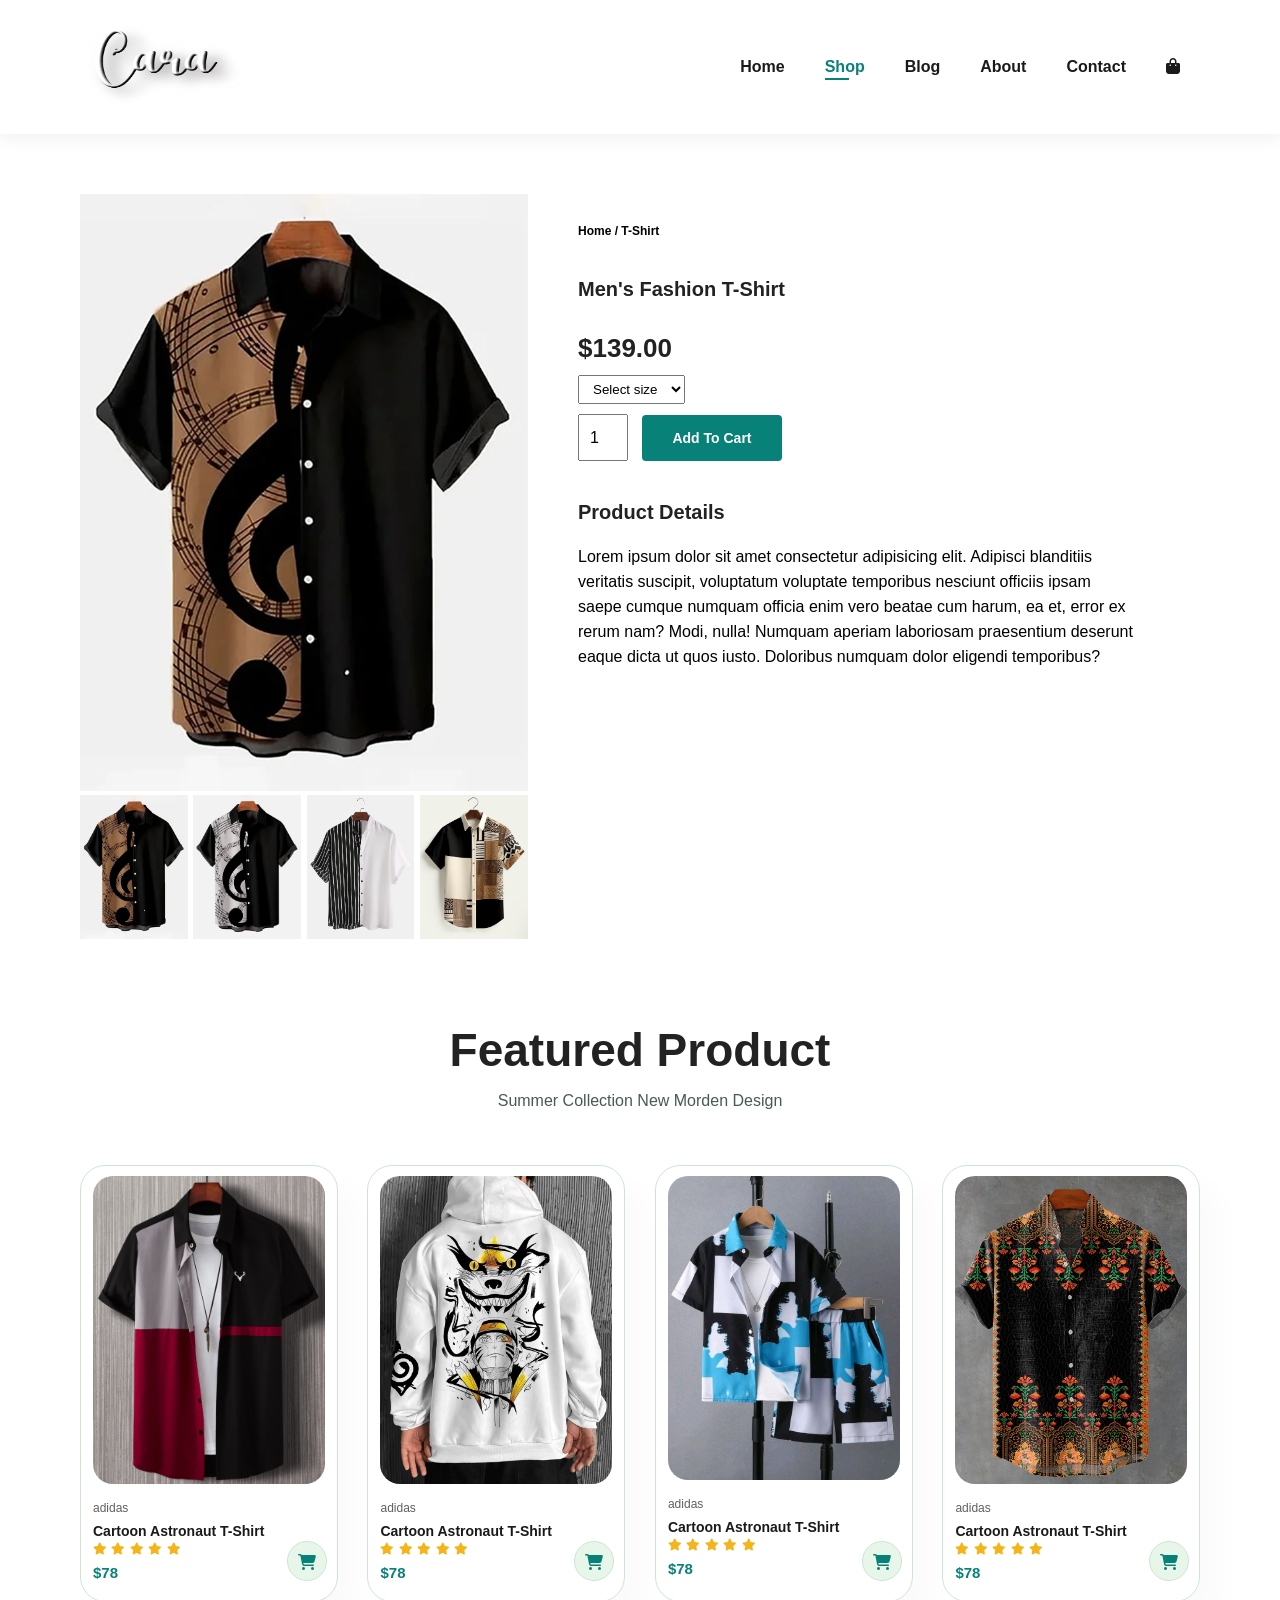
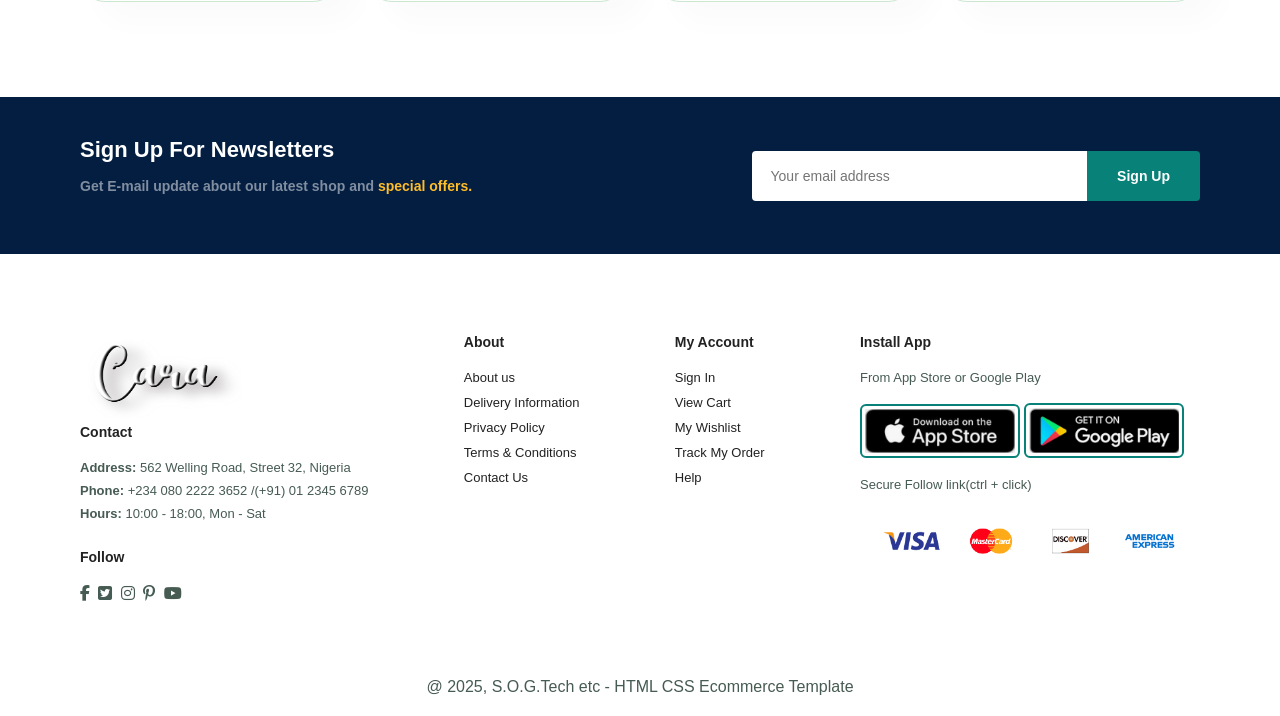
<file: sproduct.html>
<!DOCTYPE html>
<html lang="en">
<head>
    <meta charset="UTF-8">
    <meta name="viewport" content="width=device-width, initial-scale=1.0">
    <title>S.O.G.codes Ecommerce site</title>
    <link rel="stylesheet" href="./style.css">
    <link rel="stylesheet" href="https://cdnjs.cloudflare.com/ajax/libs/font-awesome/6.7.2/css/all.min.css" integrity="sha512-Evv84Mr4kqVGRNSgIGL/F/aIDqQb7xQ2vcrdIwxfjThSH8CSR7PBEakCr51Ck+w+/U6swU2Im1vVX0SVk9ABhg==" crossorigin="anonymous" referrerpolicy="no-referrer" />
</head>
<body>
    
   <section id="header">
        <a href="#"><img src="images/Cara-7-2-2025 (1).png" class="logo" alt=""></a>

        <div>
            <ul id="navbar">
                <li><a href="index.html">Home</a></li>
                <li><a class="active" href="shop.html">Shop</a></li>
                <li><a href="blog.html">Blog</a></li>
                <li><a href="about.html">About</a></li>
                <li><a href="contact.html">Contact</a></li>
                <li><a id="lg-bag" href="cart.html"><i class="fa-solid fa-bag-shopping"></i></i></a></li>
                <a href="#" id="close" ><i class="fa-regular fa-circle-xmark"></i></a>
            </ul>
        </div>
        <div id="mobile">
            <a style="color: black;" href="cart.html"><i class="fa-solid fa-bag-shopping"></i></i></a>
            <i id="bar" class="fa-solid fa-outdent"></i>
        </div>
   </section>

   <section id="prodetails" class="section-p1">
    <div class="single-pro-img">
        <img src="images/c7a6ea16b69211cd4e94aaaa280bcd1a.webp" width="100%" id="mainImg" alt="">
        <div class="small-img-group">
            <div class="small-img-col">
                <img src="images/c7a6ea16b69211cd4e94aaaa280bcd1a.webp" width="100%" class="small-img" alt="">
            </div>
            <div class="small-img-col">
                <img src="images/70f4cc9d3212c9d36feb493083368eb6.webp" width="100%" class="small-img" alt="">
            </div>
            <div class="small-img-col">
                <img src="images/def3435f04969555a47fe2e60e669365.jpg" width="100%" class="small-img" alt="">
            </div>
            <div class="small-img-col">
                <img src="images/7406ffe68f296b25cb19224669d544a2.jpg" width="100%" class="small-img" alt="">
            </div>
            
        </div>
    </div>

    <div class="single-pro-details">
        <h6>Home / T-Shirt</h6>
        <h4>Men's Fashion T-Shirt</h4>
        <h2>$139.00</h2>
        <select>
            <option>Select size</option>
            <option>XL</option>
            <option>XXL</option>
            <option>Small</option>
            <option>Large</option>
            <option>Select size</option>
        </select>
        <input type="number" value="1">
        <button class="normal">Add To Cart</button>
        <h4>Product Details</h4>
        <span>Lorem ipsum dolor sit amet consectetur adipisicing elit. Adipisci blanditiis veritatis suscipit, voluptatum voluptate temporibus nesciunt officiis ipsam saepe cumque numquam officia enim vero beatae cum harum, ea et, error ex rerum nam? Modi, nulla! Numquam aperiam laboriosam praesentium deserunt eaque dicta ut quos iusto. Doloribus numquam dolor eligendi temporibus?</span>
    </div>
   </section>

   <section id="product1" class="section-p1">
        <h2>Featured Product</h2> 
        <p>Summer Collection New Morden Design</p>
        <div class="pro-container">
            <div class="pro">
                <img src="images/0d4781e7e6326c39c6eb135bfe3ed413.jpg" alt="">
                <div class="des">
                    <span>adidas</span>
                    <h5>Cartoon Astronaut T-Shirt</h5>
                    <div class="star">
                        <i class="fa-solid fa-star"></i>
                        <i class="fa-solid fa-star"></i>
                        <i class="fa-solid fa-star"></i>
                        <i class="fa-solid fa-star"></i>
                        <i class="fa-solid fa-star"></i>
                    </div>
                    <h4>$78</h4>
                </div>
                <a href="#"><i class="fa-solid fa-cart-shopping cart"></i></a>
            </div>
            <div class="pro">
                <img src="images/0e48136f39028cf666eb2cd7bfd8dff5ef28f235_750x.webp" alt="">
                <div class="des">
                    <span>adidas</span>
                    <h5>Cartoon Astronaut T-Shirt</h5>
                    <div class="star">
                        <i class="fa-solid fa-star"></i>
                        <i class="fa-solid fa-star"></i>
                        <i class="fa-solid fa-star"></i>
                        <i class="fa-solid fa-star"></i>
                        <i class="fa-solid fa-star"></i>
                    </div>
                    <h4>$78</h4>
                </div>
                <a href="#"><i class="fa-solid fa-cart-shopping cart"></i></a>
            </div>
            <div class="pro">
                <img src="images/1d6f173453d9537ba2dc8e499dbe4677.jpg" alt="">
                <div class="des">
                    <span>adidas</span>
                    <h5>Cartoon Astronaut T-Shirt</h5>
                    <div class="star">
                        <i class="fa-solid fa-star"></i>
                        <i class="fa-solid fa-star"></i>
                        <i class="fa-solid fa-star"></i>
                        <i class="fa-solid fa-star"></i>
                        <i class="fa-solid fa-star"></i>
                    </div>
                    <h4>$78</h4>
                </div>
                <a href="#"><i class="fa-solid fa-cart-shopping cart"></i></a>
            </div>
            <div class="pro">
                <img src="images/b807444dae62a588f36dbd2781a59b5d_900x.webp" alt="">
                <div class="des">
                    <span>adidas</span>
                    <h5>Cartoon Astronaut T-Shirt</h5>
                    <div class="star">
                        <i class="fa-solid fa-star"></i>
                        <i class="fa-solid fa-star"></i>
                        <i class="fa-solid fa-star"></i>
                        <i class="fa-solid fa-star"></i>
                        <i class="fa-solid fa-star"></i>
                    </div>
                    <h4>$78</h4>
                </div>
                <a href="#"><i class="fa-solid fa-cart-shopping cart"></i></a>
            </div>


        </div>
   </section>


   <section id="newslatter" class="section-p1 section-m1">
    <div class="newstext">
        <h4>Sign Up For Newsletters</h4>
        <p>Get E-mail update about our latest shop and <span>special offers.</span></p>
    </div>
    <div class="form">
        <input type="text" placeholder="Your email address">
        <button class="normal">Sign Up</button>
    </div>
   </section>

   <footer class="section-p1">
    <div class="col">
        <img class="logo" src="images/Cara-7-2-2025 (1).png" alt="">
        <h4>Contact</h4>
        <p><strong>Address:</strong> 562 Welling Road, Street 32, Nigeria</p>
        <p><strong>Phone:</strong> +234 080 2222 3652 /(+91) 01 2345 6789</p>
        <p><strong>Hours:</strong> 10:00 - 18:00, Mon - Sat</p>
        <div class="follow">
            <h4>Follow</h4>
            <div class="icon">
                <i class="fa-brands fa-facebook-f"></i>
                <i class="fa-brands fa-square-twitter"></i>
                <i class="fa-brands fa-instagram"></i>
                <i class="fa-brands fa-pinterest-p"></i>
                <i class="fa-brands fa-youtube"></i>
            </div>
        </div>
    </div>
    <div class="col">
        <h4>About</h4>
        <a href="#">About us</a>
        <a href="#">Delivery Information</a>
        <a href="#">Privacy Policy</a>
        <a href="#">Terms & Conditions</a>
        <a href="#">Contact Us</a>
    </div>
    <div class="col">
        <h4>My Account</h4>
        <a href="#">Sign In</a>
        <a href="#">View Cart</a>
        <a href="#">My Wishlist</a>
        <a href="#">Track My Order</a>
        <a href="#">Help</a>
    </div>

    <div class="col install">
        <h4>Install App</h4>
        <p>From App Store or Google Play</p>
        <div class="row">
            <img src="images/Screenshot 2025-07-07 124717.png" alt="">
            <img src="images/Screenshot 2025-07-07 124629.png" alt="">
        </div>
        <p>Secure Follow link(ctrl + click)</p>
        <img src="images/png-clipart-logo-visa-credit-card-business-visa-text-trademark-background.png" alt="">
    </div>

    

   </footer>

   <div class="copyright">
        <p>@ 2025, S.O.G.Tech etc - HTML CSS Ecommerce Template</p>
    </div>

    <script>
        var MainImg = document.getElementById("mainImg");
        var smalling = document.getElementsByClassName("small-img");

        smalling[0].onclick = function () {
            MainImg.src = smalling [0].src;
        }
        smalling[1].onclick = function () {
            MainImg.src = smalling [1].src;
        }
        smalling[2].onclick = function () {
            MainImg.src = smalling [2].src;
        }
        smalling[3].onclick = function () {
            MainImg.src = smalling [3].src;
        }

    </script>


    <script src="./script.js"></script>
    <script src="./all.js"></script>
</body>
</html>
</file>
<file: style.css>
*{
    padding: 0;
    margin: 0;
    box-sizing: border-box;
    font-family: 'Spartan', sans-serif;
}
h1{
    font-size: 50px;
    line-height: 64px;
    color: #222;
}
h2{
    font-size: 46px;
    line-height: 54px;
    color: #222;
}
h4{
    font-size: 20px;
    color: #222;
}
h6{
    font-weight: 700;
    font-size: 12px;
}
p{
    font-size: 16px;
    color: #465b52;
    margin: 15px 0 20px 0;
}
.section-p1 {
    padding: 40px 80px;
}
.section-m1{
    margin: 40px 0;
}
button.normal{
    font-size: 14px;
    font-weight: 600;
    padding: 15px 30px;
    color: #000;
    background-color: #fff;
    border-radius: 4px;
    cursor: pointer;
    border: none;
    outline: none;
    transition: 0.2s;
}
button.white{
    font-size: 13px;
    font-weight: 600;
    padding: 11px 18px;
    color: #fff;
    background-color: transparent;
    cursor: pointer;
    border: 1px solid #fff;
    outline: none;
    transition: 0.2s;
    margin: 30px;
    margin-top: 10px;
}

body{
    width: 100%;
}
/* Header Start */
.logo{
    width: 170px;
    height: 90px;
}

#header{
    display: flex;
    align-items: center;
    justify-content: space-between;
    padding: 20px 80px;
    background: white;
    box-shadow: 0 5px 15px rgba(0,0,0,0.06);
    z-index: 999;
    position: sticky;
    top: 0;
    left: 0;
}
#navbar{
    display: flex;
    align-items: center;
    justify-content: center;
}
#navbar li{
    list-style: none;
    padding: 0 20px;
    position: relative;
}
#navbar li a{
    text-decoration: none;
    font-size: 16px;
    font-weight: 600;
    color: #1a1a1a;
    transition: 0.3s ease;
}
#navbar li a:hover,
#navbar li a.active{
    color: #088178;
}
#navbar li a.active::after,
#navbar li a:hover::after{
    content: "";
    width: 30%;
    height: 2px;
    background-color: #088178;
    position: absolute;
    bottom: -4px;
    left: 20px;
}

#mobile{
    display: none;
    align-items: center;
}
#close{
    display: none;
}


/* Home Page */
#hero{
    background-image: url(images/—Pngtree—relaxed\ man\ wearing\ hoodie_18998640.png);
    height: 90vh;
    width: 100%;
    background-position: top 25% right 0;
    background-size: 760px;
    flex-direction: column;
    background-repeat: no-repeat;
    padding: 0 80px ;
    display: flex;
    align-items: flex-start;
    justify-content: center;
}
#hero h1{
    padding-bottom: 15px;
}
#hero h1{
    color: #088178;
}
#hero button{
    width: 150px;
    height: 45px;
    background-color: transparent;
    border: 2px solid#088178;
    font-size: 20px;
    color: #088178;
    border-radius: 20px;
    cursor: pointer;
    
}
#feature{
    display: flex;
    align-items: center;
    justify-content: space-between;
    flex-wrap: wrap;
}
#feature .fe-box{
    width: 180px;
    text-align: center;
    padding: 25px 15px;
    box-shadow: 20px 20px 34px rgba(0,0,0,0.03);
    border: 1px solid #cce7d0;
    border-radius: 4px;
    margin: 15px 0;
}
#feature .fe-box:hover{
    box-shadow: 10px 10px 54px rgba(70,62,221,0.1);
}
#feature .fe-box img{
    width: 100%;
    margin-bottom: 10px;
}
#feature .fe-box h6{
    display: inline-block;
    padding: 9px 8px 6px 8px;
    line-height: 1;
    border-radius: 4px;
    color: #088178;
    
}
.col-1{
    background-color: #fddde4;
}
.col-2{
    background-color: #cdebbc;
}
.col-3{
    background-color: #d1e8f2;
}
.col-4{
    background-color: #cdd4f8;
}
.col-5{
    background-color: #f6dbf6;
}
.col-6{
    background-color: #fff2e5;
}
#product1{
    text-align: center;
}
#product1 .pro-container{
    display: flex;
    justify-content: space-between;
    padding-top: 20px;
    flex-wrap: wrap;
}
#product1 .pro{
    width: 23%;
    min-width: 250px;
    padding: 10px 12px;
    border: 1px solid #cce7d0;
    border-radius: 25px;
    cursor: pointer;
    box-shadow: 20px 20px 30px rgba(0,0,0,0.02);
    margin: 15px 0;
    transition: 0.2s ease;
    position: relative;
}
#product1 .pro:hover{
    box-shadow: 20px 20px 30px rgba(0,0,0,0.06);
}
#product1 .pro img{
    width: 100%;
    border-radius: 20px;
}
#product1 .pro .des{
    text-align: start;
    padding: 10px 0;
}
#product1 .pro .des span{
    color: #606063;
    font-size: 12px;
}
#product1 .pro .des h5{
    padding-top: 7px;
    color: #1a1a1a;
    font-size: 14px;
}
#product1 .pro .des i{
    font-size: 12px;
    color: rgb(243, 181, 25);
}
#product1 .pro .des h4{
    padding-top: 7px;
    font-size: 15px;
    font-weight: 700;
    color: #088178;
}
#product1 .pro .cart{
    width: 40px;
    height: 40px;
    line-height: 40px;
    border-radius: 50px;
    background-color: #e8f6ea;
    /* font-weight: 500; */
    color: #088178;
    border: 1px solid #cce7d0;
    position: absolute;
    bottom: 20px;
    right: 10px;
}
#banner{
    display: flex;
    flex-direction: column;
    justify-content: center;
    align-items: center;
    text-align: center;
    background-image: url(images/Screenshot\ 2025-07-04\ 201319.png);
    width: 100%;
    height: 40vh;
    background-size: cover;
    background-position: center;
}
#banner h4{
    color: white;
    font-size: 16px;
}
#banner h2{
    color: white;
    font-size: 30px;
    padding: 10px 0;
}
#banner h2 span{
    color: red;
}
#banner button:hover{
    background: #088178;
    color: #fff;
}
#sm-banner{
    display: flex;
    justify-content: space-between;
    flex-wrap: wrap;
}
#sm-banner .banner-box{
    display: flex;
    flex-direction: column;
    justify-content: center;
    align-items: flex-start;
    background-image: url(images/Screenshot\ 2025-07-04\ 210601.png);
    min-width: 580px;
    height: 50vh;
    background-size: cover;
    background-position: center;
}
#sm-banner .banner-box2{
    background-image: url(images/istockphoto-2219467818-612x612.jpg);
}
#sm-banner h4{
    color: #fff;
    font-size: 20px;
    font-weight: 300;
    padding-left: 30px;
}
#sm-banner h2{
    color: #fff;
    font-size: 28px;
    font-weight: 800;
    padding-left: 30px;
}
#sm-banner span{
    color: #fff;
    font-size: 14px;
    font-weight: 500;
    padding-left: 30px;
}
#sm-banner .banner-box:hover button{
    background-color: #088178;
    border: 1px solid #088178;
}
#banner3{
    display: flex;
    justify-content: space-between;
    flex-wrap: wrap;
    padding: 0 80px;
}
#banner3 .banner-box{
    display: flex;
    flex-direction: column;
    justify-content: center;
    align-items: flex-start;
    background-image: url(images/Screenshot\ 2025-03-08\ 112718.png);
    min-width: 30%;
    height: 30vh;
    background-size: cover;
    background-position: center;
    padding: 20px;
    margin-bottom: 20px;
}
#banner3 .banner-box2{
    background-image: url(images/download.jpeg);
}
#banner3 .banner-box3{
    background-image: url(images/download\ \(29\).jpeg);
}
#banner3 h2{
    color: #fff;
    font-weight: 900;
    font-size: 22px;
}
#banner3 h3{
    color: #ec544e;
    font-weight: 800;
    font-size: 15px;
}

#newslatter{
    display: flex;
    justify-content: space-between;
    flex-wrap: wrap;
    align-items: center;
    /* background-image: url(./images.jpeg); */
    background-repeat: no-repeat;
    background-position: 20% 30%;
    background-color: #041e42;
}
#newslatter h4{
    font-size: 22px;
    font-weight: 700;
    color: #fff;
}
#newslatter p{
    font-size: 14px;
    font-weight: 700;
    color: #818ea0;
}
#newslatter p span{
    color: #ffbd27;
}
#newslatter .form{
    display: flex;
    width: 40%;
}
#newslatter input{
    height: 3.125rem;
    padding: 0 1.25em;
    font-size: 14px;
    width: 100%;
    border: 1px solid transparent;
    border-radius: 4px;
    outline: none;
    border-top-right-radius: 0;
    border-bottom-right-radius: 0;
}
#newslatter button{
    background-color: #088178;
    color: white;
    white-space: nowrap;
    border-top-left-radius: 0;
    border-bottom-left-radius: 0;
}
footer{
    display: flex;
    flex-wrap: wrap;
    justify-content: space-between;
}
footer .col{
    display: flex;
    flex-direction: column;
    align-items: flex-start;
    margin-bottom: 20px;
}
footer h4{
    font-size: 14px;
    padding-bottom: 20px;
}
footer p{
    font-size: 13px;
    margin: 0 0 8px 0;
}
footer a{
    font-size: 13px;
    text-decoration: none;
    color: #222;
    margin-bottom: 10px;
}
footer .follow{
    margin-top: 20px;
}
footer .follow i{
    color: #465b52;
    padding-right: 4px;
    cursor: pointer;
}
footer .install .row img{
    border: 2px solid #088178;
    border-radius: 6px;
    padding: 3px;
    width: 160px;
}
footer .install img{
    margin: 10px 0 15px 0;
    width: 340px;
}
footer .follow i:hover,
footer a:hover{
    color: #088178;
}

 .copyright{
    text-align: center;
    width: 100%;
}


/* Shop Page */

#page-header{
    background-image: url(images/newyork.PNG);
    background-repeat: no-repeat;
    background-size: cover;
    width: 100%;
    height: 40vh;
    /* background-size: cover; */
    display: flex;
    justify-content: center;
    text-align: center;
    flex-direction: column;
    padding: 14px;
}

#page-header h2,
#page-header p{
    color: white;
}

#pagination{
    text-align: center;
}
#pagination a{
    text-decoration: none;
    background-color: #088178;
    padding: 15px 20px;
    border-radius: 4px;
    color: #fff;
    font-weight: 600;
}
#pagination a i{
    font-size: 16px;
    font-weight: 600;
}


/* Single product */ 

#prodetails{
    display: flex;
    margin-top: 20px;
}

#prodetails .single-pro-img{
    width: 40%;
    margin-right: 50px;
}

.small-img-group{
    display: flex;
    justify-content: space-between;
}

.small-img-col{
    flex-basis: 24%;
    cursor: pointer;
}
#prodetails .single-pro-details{
    width: 50%;
    padding-top: 30px;
}
#prodetails .single-pro-details h4{
    padding: 40px 0 20px 0;
}
#prodetails .single-pro-details h2{
    font-size: 26px;
}
#prodetails .single-pro-details select{
    display: block;
    padding: 5px 10px;
    margin-bottom: 10px;
}
#prodetails .single-pro-details input{
    width: 50px;
    height: 47px;
    padding-left: 10px;
    font-size: 16px;
    margin-right: 10px;
}
#prodetails .single-pro-details input:focus{
    outline: none;
}
#prodetails .single-pro-details button{
    background-color: #088178;
    color: #fff;
}
#prodetails .single-pro-details span{
    line-height: 25px;
}



/* Blog page */
#page-header.blog-header{ 
    background-image: url(images/scrrrrrrrrrrrrr.jpg);
    background-repeat: no-repeat;
    background-size: cover;
}
#blog{
    padding: 150px 150px 0 150px;
}
#blog .blog-box{
    display: flex;
    align-items: center;
    width: 100%;
    position: relative;
    padding-bottom: 90px;
}
#blog .blog-img{
    width: 50%;
    margin-right: 40px;
}
#blog img{
    width: 100%;
    height: 300px;
    object-fit: cover;
}
#blog .blog-details{
    width: 50%;
    padding: 50px;
}
#blog .blog-details a{
    text-decoration: none;
    font-size: 11px;
    color: #000;
    font-weight: 700;
    position: relative;
    transition: 0.3s;
}
#blog .blog-details a::after{
    content: "";
    width: 50px;
    height: 2px;
    background-color: #000;
    position: absolute;
    top: 4px;
    right: -60px;
}
#blog .blog-details a:hover{
    color: #088178;
}
#blog .blog-details a:hover::after{
    background-color: #088178;
}
#blog .blog-box h1{
    position: absolute;
    top: -40px;
    left: 0;
    font-size: 70px;
    font-weight: 700;
    color: #c9cbce;
    z-index: -9;
}



/* About page */
    #page-header .about-header{
        background-image: url(images/newyork.PNG);
    }

    #about-head{
        display: flex;
        align-items: center;
    }
    #about-head img{
        width: 50%;
        height: auto;
    }

#about-head div{
    padding-left: 40px;
}
    
#about-app{
    text-align: center;
}
#about-app .video{
    width: 70%;
    height: 100%;
    margin: 30px auto 0 auto;
}
#about-app .video video{
    width: 100%;
    height: 100%;
    border-radius: 20px;
}

/* Contact page */
#contact-details{
    display: flex;
    align-items: center;
    justify-content: space-between;
}
#contact-details .details{
    width: 40%;
}
#contact-details .details span,
#form-details form span {
    font-size: 12px;
}
#contact-details .details h2{
    font-size: 26px;
    line-height: 35px;
    padding: 20px 0;
}
#contact-details .details h3{
    font-size: 16px;
    padding-bottom: 15px;
}
#contact-details .details li{
    list-style: none;
    display: flex;
    padding: 10px 0;
}
#contact-details .details li i{
    font-size: 14px;
    padding-right: 22px;
}
#contact-details .details li p {
    font-size: 14px;
    margin: 0;
}
#contact-details .map{
    width: 55%;
    height: 400px;
}
#contact-details .map iframe{
    width: 100%;
    height: 100%;
}
#form-details{
    display: flex;
    justify-content: space-between;
    margin: 30px;
    padding: 80px;
    border: 1px solid #e1e1e1;
}
#form-details form{
    width: 65%;
    display: flex;
    flex-direction: column;
    align-items: flex-start;
}
#form-details form input,
#form-details form textarea{
    width: 100%;
    padding: 12px 15px;
    outline: none;
    margin-bottom: 20px;
    border: 1px solid #e1e1e1;
}
#form-details form button{
    background-color: #088178;
    color: white;
}
#form-details .people div{
    padding-bottom: 25px;
    display: flex;
    align-items: flex-start;
}
#form-details .people div img{
    width: 65px;
    height: 65px;
    object-fit: cover;
    margin-right: 15px;
    border-radius: 50%;
}
#form-details .people div p{
    margin: 0;
    font-size: 13px;
    line-height: 25px;
}
#form-details .people div p span{
    display: block;
    font-size: 16px;
    font-weight: 600;
    color: black;
}

/* cart page */
#cart{
    overflow-x: auto ;
}
#cart table{
    width: 100%;
    border-collapse: collapse;
    table-layout: fixed;
    white-space: nowrap;
}

#cart table img{
    width: 70px;
}
#cart table td:nth-child(1){
    width: 100px;
    text-align: center;
}
#cart table td:nth-child(2){
    width: 150px;
    text-align: center;
}
#cart table td:nth-child(3){
    width: 250px;
    text-align: center;
}
#cart table td:nth-child(4),
#cart table td:nth-child(5),
#cart table td:nth-child(6){
    width: 150px;
    text-align: center;
}
#cart table td:nth-child(5) input{
    width: 70px;
    padding: 10px 5px 10px 15px;
}
#cart table thead{
    border: 1px solid #e2e9e1;
    border-left: none;
    border-right: none;
}
#cart table thead td{
    font-weight: 700;
    text-transform: uppercase;
    font-size: 13px;
    padding: 18px 0;
}
#cart table tbody tr td{
    padding-top: 15px;
}
#cart table tbody td{
    font-size: 13px;
}
#cart-add{
    display: flex;
    flex-wrap: wrap;
    justify-content: space-between ;
}
#coupon{
    width: 50%;
    margin-bottom: 30px;
}
#coupon h3,
#subtotal h3{
    padding-bottom: 15px;
}
#coupon input{
    padding: 10px 20px ;
    outline: none;
    width: 60%;
    margin-right: 10px;
    border: 1px solid #e2e9e1;
}
#coupon button,
#subtotal button{
    background-color: #088178;
    color: white;
    padding: 12px 20px;
}
#subtotal{
    width: 50%;
    margin-bottom: 30px;
    border: 1px solid #e2e9e1;
    padding: 30px;
}
#subtotal table{
    border-collapse: collapse;
    width: 100%;
    margin-bottom: 20px;
}
#subtotal table td{
    width: 50%;
    border: 1px solid #e2e9e1;
    padding: 10px;
    font-size: 13px;
}








@media (max-width:799px) {
    .section-p1{
        padding: 40px 40px;
    }
    #navbar{
        display: flex;
        flex-direction: column;
        align-items: flex-start;
        justify-content: flex-start;
        position: fixed;
        top: 0;
        right: -300px;
        height: 100vh;
        width: 300px;
        background-color: #E3E6F3;
        box-shadow: 0 40px 60px rgba(0, 0, 0, 0.1);
        padding: 80px 0 0 10px;
        transition: 0.3s;
    }

    #navbar.active{
        right: 0px;
    }
    #navbar li{
        margin-bottom: 25px;
    }
    #mobile{
    display: flex;
    align-items: center;
    }
    #mobile i{
        font-size: 24px;
        padding-left: 20px;
        color: #1a1a1a;
    }

    #close{
        display: initial;
        position: absolute;
        top: 30px;
        left: 30px;
        color: #222;
        font-size: 24px;
    }

    #lg-bag{
        display: none;
    }

    #hero{
   
        height: 90vh;
        padding: 0 80px ;
        background-position: top 30% right 150%;
    }
    #feature {
        justify-content: center;
    }
    #feature .fe-box{
        margin: 15px 15px;
    }
    #product1 .pro-container{
        justify-content: center;
    }
    #product1 .pro{
        margin: 15px;
    }
    #banner{
        height: 20vh;
    }
    #sm-banner .banner-box{
        min-width: 100%;
        height: 3ovh;
    }
    #banner3{
        padding: 0 40px;
    }
    #banner3 .banner-box{
        width: 28%;
    }
    #newslatter .form{
        width: 70%;
    }
    #form-details{
        padding: 40px;
    }
    #form-details form{
        width: 50%;
    }

}

@media (max-width: 477px) {
    .section-p1{
        padding: 2opx;
    }
    #header{
        padding: 10px 30px;
    }
    h1{
        font-size: 38px;
    }
    h2{
        font-size: 32px;
    }
    #hero{
        padding: 0 20px;
        background-position: -5%;
    }
    #feature{
        justify-content: space-between;
    }
    #feature .fe-box{
        width: 155px;
        margin: 0 0 15px 0;
    }
    #product1 .pro{
        width: 100%;
    }
    #banner{
        height: 40vh;
    }
    #sm-banner .banner-box{
        height: 40vh;
    }
    #sm-banner .banner-box2{
        margin-top: 20px;
    }
    #banner3{
        padding: 0 20px;
    }
    #banner3 .banner-box{
        width: 100%;
    }
    #newslatter{
        padding: 40px 20px;
    }
    #newslatter .form{
        width: 100%;
    }

    /* single product */
    #prodetails {
        display: flex;
        flex-direction: column;
    }
    #prodetails .single-pro-img{
        width: 100%;
        margin-right: 0px;
    }
    #prodetails .single-pro-details {
        width: 100%;
        padding-top: 30px;
    }

    /* blog page */
    #blog{
        padding: 100px 20px 0px 20px;
    }
    #blog .blog-box{
    display: flex;
    flex-direction: column;

    align-items: flex-start;
    width: 100%;
    position: relative;
    padding-bottom: 90px;
    }
    #blog .blog-img{
        width: 100%;
        margin-right: 0px;
        margin-bottom: 30px;
    }
    #blog .blog-details{
        width: 100%;
    }

    /* about page */
    #about-head{
        flex-direction: column;
    }
    #about-head img {
        width: 100%;
        margin-bottom: 20px;
    }
    #about-head div{
        padding-left: 0px;
    }
    #about-app .video{
        width: 100%;
    }
    #contact-details{
        flex-direction: column;
    }
    #contact-details .details{
        width: 100%;
        margin-bottom: 30px;
    }
    #contact-details .map{
        width: 100%;
    }
    #form-details{
        margin: 10px;
        padding: 30px 10px;
        flex-wrap: wrap;
    }
    #form-details form{
        width: 100%;
        margin-bottom: 30px;
    }

    /* cart page */
    #cart-add{
        flex-direction: column;
    }
    #coupon{
        width: 100%;
    }
    #subtotal{
        width: 100%;
        padding: 20px;
    }

}
</file>
